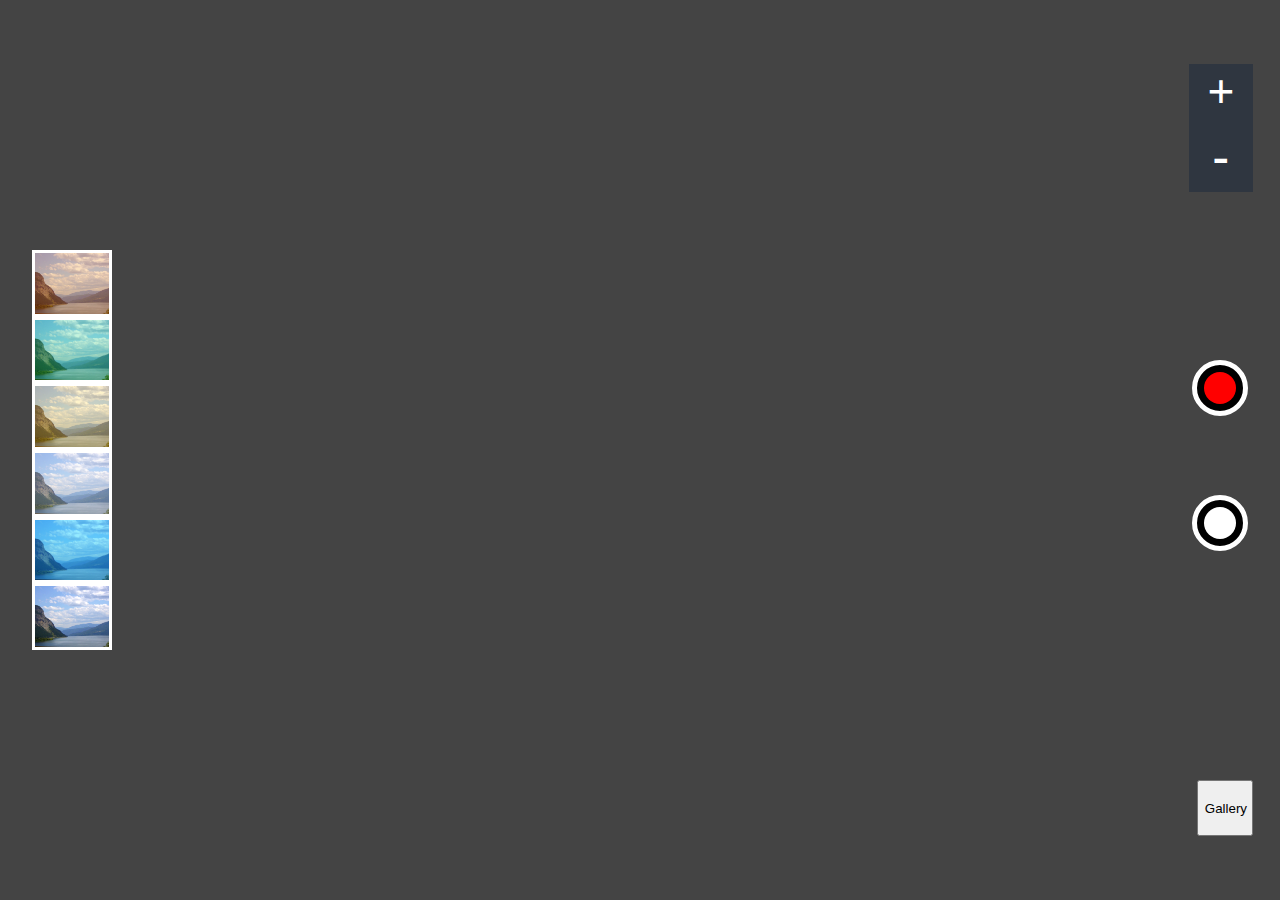
<file: index.html>
<!DOCTYPE html>
<html lang="en">
<head>
    <meta charset="UTF-8">
    <meta http-equiv="X-UA-Compatible" content="IE=edge">
    <meta name="viewport" content="width=device-width, initial-scale=1.0">
    <link rel="stylesheet" href="style.css" >
    <title>Document</title>
</head>
<body>
    <!-- autoplay : directly plays the video when we start the server
    controls : jo camera me play/ pause etc conrtols hai unhe lane me help krta hai   -->
    <div class="video-container">
        <video autoplay style = "transform: scale(1);"></video>
    </div>
    
    <button id="record"><div></div></button>
    <button id="capture"><div></div></button>
    <div class="filter-container">
        <div class="filters" style="background-color: #e67d2267;"></div>
        <div class="filters" style="background-color: #2ecc7067;"></div>
        <div class="filters" style="background-color: #fbc5315d;"></div>
        <div class="filters" style="background-color: #dcdde156;"></div>
        <div class="filters" style="background-color: #00aaff6b;"></div>
        <div class="filters"></div>
    </div>

    <div class="zoom-in-out-container">
        <div class="zoom-in">+</div>
        <div class="zoom-out">-</div>
    </div>
    <button id = "gallery">
        Gallery
    </button>
    <script src="dbScript.js"></script>
    <script src="script.js"></script>
</body>
</html>
</file>
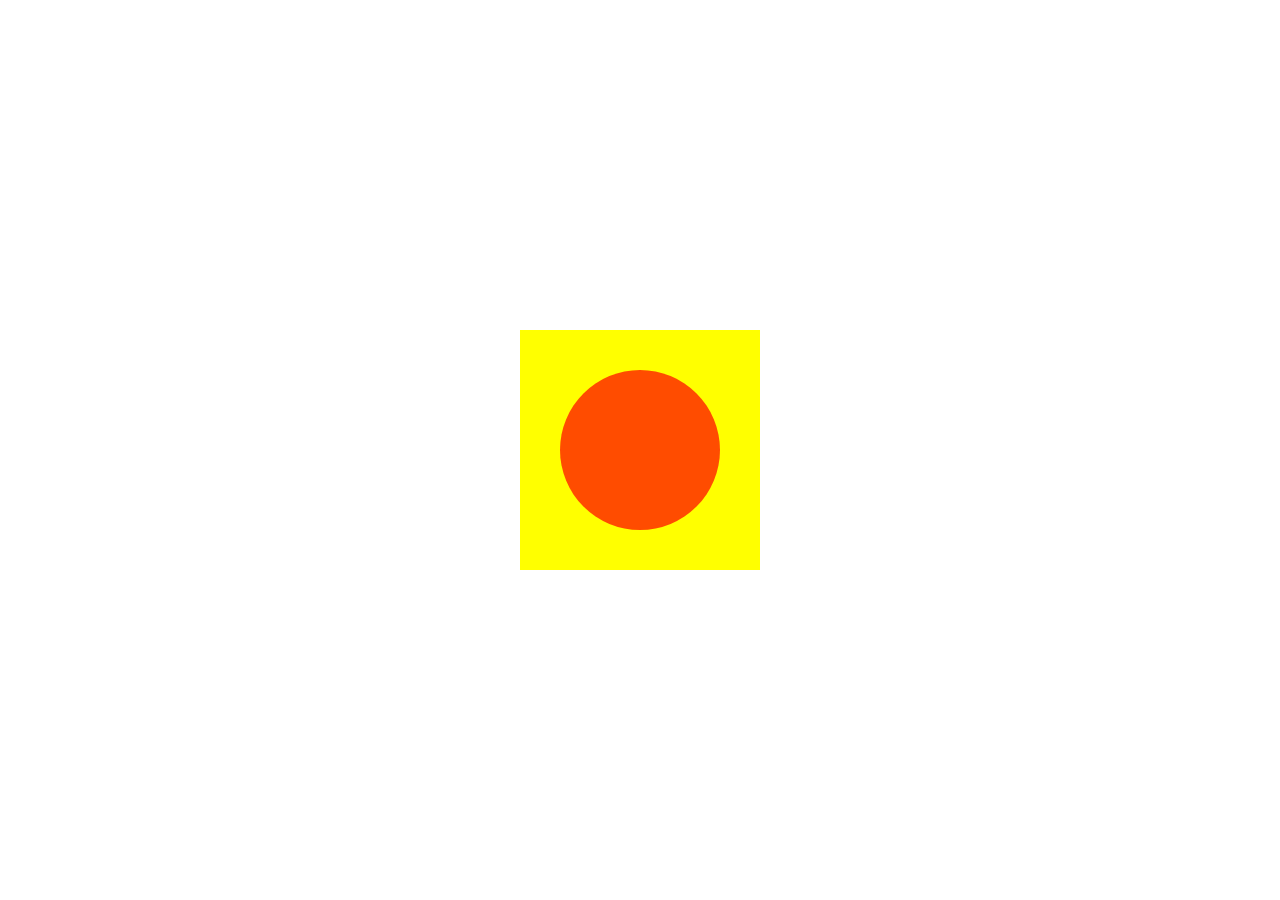
<file: animation.html>
<!DOCTYPE html>
<html lang="en">
<head>
    <meta charset="UTF-8">
    <meta http-equiv="X-UA-Compatible" content="IE=edge">
    <meta name="viewport" content="width=device-width, initial-scale=1.0">
    <title>Document</title>
    <style>
        * {
            box-sizing: border-box;
        }

        body {
            margin: 0;
        }

        .box {
            margin: auto; /*it helps in getting the element in the middle (horizontally)*/
            margin-top: calc((100vh - 15rem)/2); /* to get the elements in middle (vertically) */
            height: 15rem; 
            width: 15rem;
            background-color: yellow;
            animation: scale 2s infinite; /* animation : name_of_animation_fn , time, no_of_times_it_should_repeat*/
        }

        .box-2 {
            height: 10rem;
            width: 10rem;
            border-radius: 50%;
            position: fixed;  /*positon fixed takes body as refernce and absolute takes nearest realtive parent as reference (if noone the body is default)*/
            background-color: red;
            opacity: 0.7;
            top: 50%;
            left: 50%;
            animation: fader 1s infinite;
            transform: translate(-50%, -50%); /*the figure was in middle from top: 50% && left: 50% but its top-left corner 
            its top-left corner was at that middle point so to get its centre at miidle, -50%width and -50%height peeche le gye*/
            
            /*-50% width left chala gya and -50% height upar le gya taki figure ka center or page ka center ek sath aa jaye*/
        }

        @keyframes scale {  /*keyframes are used for animation -> 0% start of animation, 50% -> middle of animation, 100% -> end of animation*/
            0% {
                transform: scale(1);  /*transform ek figure ko transform krne ke kaam ata hai, scale-> size manage krta hai, translate -> x or y direction me move krwa skta hai */
                border-radius: 0%;
            }

            50% {
                transform: scale(1.5);
                border-radius: 50%;
            }

            100% {
                transform: scale(1);
                border-radius: 0%;
            }
        }

        @keyframes fader {
            0% {
                opacity: 1; /*opacity is transparency*/
            }

            50% {
                opacity: 0;
            }

            100% {
                opacity: 1;
            }
        }
    </style>
</head>
<body>
    <div class="box"></div>
    <div class="box-2"></div>
</body>
</html>
</file>
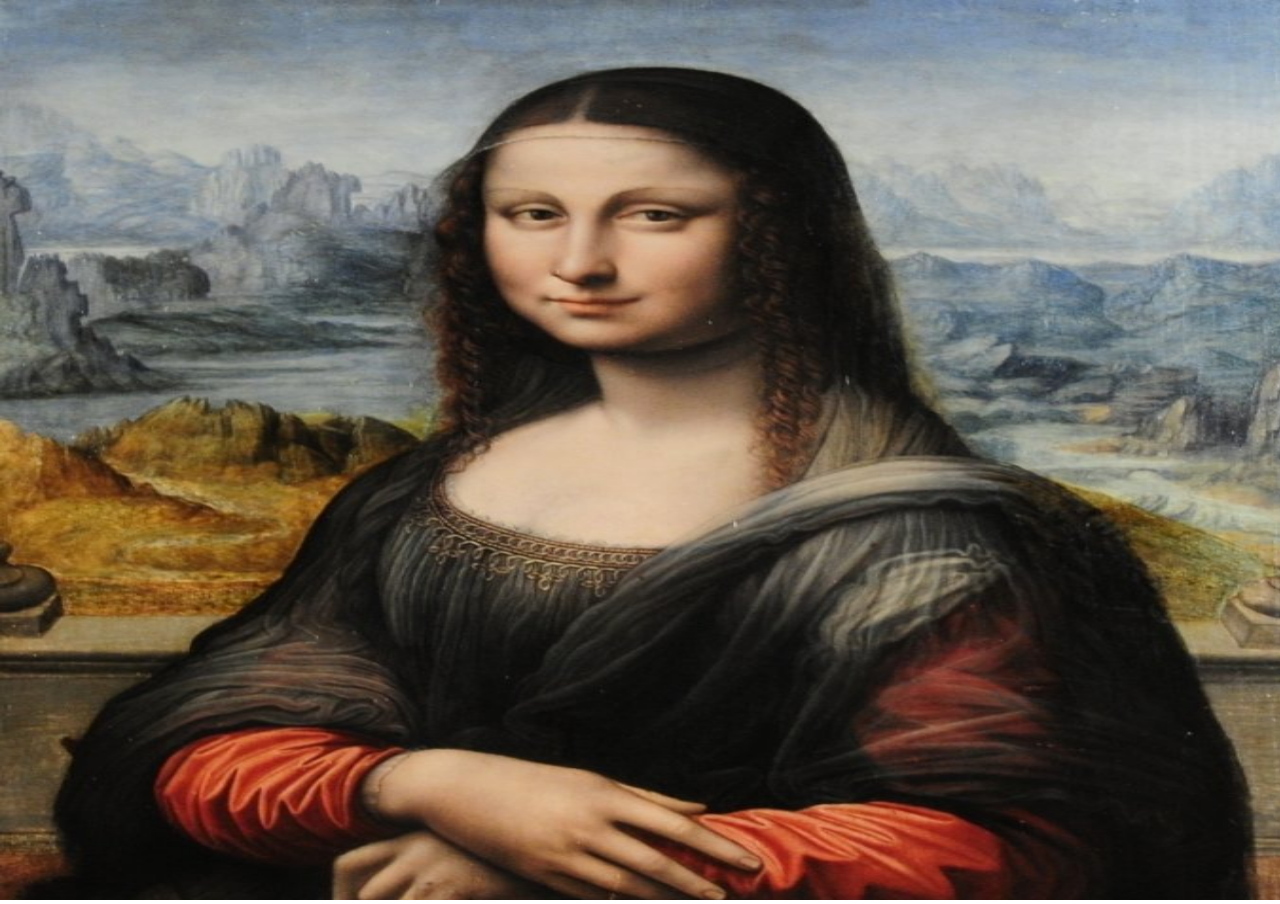
<file: canvas.html>
<!DOCTYPE html>
<html lang="en">
<head>
    <meta charset="UTF-8">
    <meta http-equiv="X-UA-Compatible" content="IE=edge">
    <meta name="viewport" content="width=device-width, initial-scale=1.0">
    <title>Document</title>
    <style>    
      * {
        box-sizing: border-box;
      }

      body {
        margin: 0;
        overflow: hidden;
      }
    
    </style>
</head>
<body>
    <canvas></canvas>

    <script>
        
      let canvas = document.querySelector("canvas"); 
      canvas.height = window.innerHeight; //window ki innerheight assign krdi (puri height)
      canvas.width = window.innerWidth;   //window ki innerwidth assign krdi (puri width)

      let ctx = canvas.getContext("2d");  // 2d bnane ke liye
      // ctx.beginPath();  // yha se path start hoga
      // ctx.moveTo(100, 200);  // this the is starting point
      // ctx.lineTo(300, 400);  // this makes line from starting point to given point
      // ctx.strokeStyle = "blue";  // color of line
      // ctx.lineWidth = 20;  // width of line
      // ctx.stroke();  // makes line visible in vanavs
      // ctx.beginPath();  // humne dobara beginPath() kiya kyuki agar hum agli line me kuch changes krenge to wo purani me na reflect ho eg: color change 
      // ctx.moveTo(300, 400);
      // ctx.lineTo(600, 200);
      // ctx.strokeStyle = "red";
      // ctx.stroke();
      // ctx.strokeStyle = "blue"  
      // ctx.lineWidth = 30     // strokeStyle and lineWidth should be used before stroke is used on canvas 
      // ctx.strokeRect(100, 200, 300, 200)  // makes a rectangle from (100,200) to (300, 200) -> it doesnot need stroke function to be visible , it has inbuilt stroke
      // ctx.fillStyle = "red"   // strokeRect makes rectangle and fillRect fills the rectangle with the given color
      // ctx.fillRect(100, 200, 300, 200) // fillRect() makes a rectangle which has the property of filling color inside 


      let img = document.createElement("img");   // creates an element if img type
      img.src = "img.jpg";   // src of ing -> first i downloaded and then gave the address/src

      img.addEventListener("load", function() {  // eventListener added to img tag as it takes some time to load and when it loads completely , the given event is fired
        ctx.drawImage(img, 0, 0, 1300, 1000);   // draws image, parameters-> (which_Image, starting_pt, ending_pt, width_of_img, height_of_img)
      });


      
    
    </script>
    
</body>
</html>
</file>
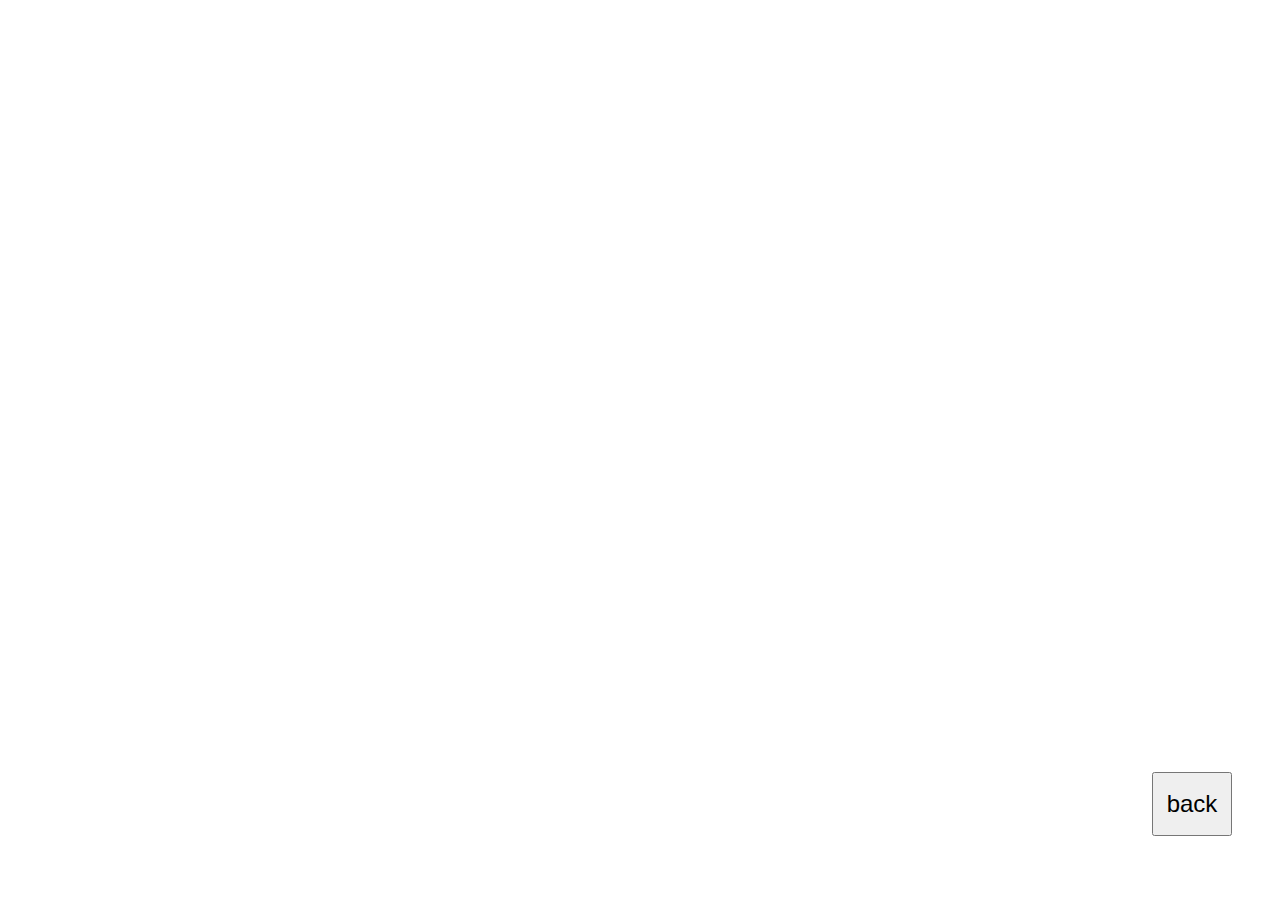
<file: gallery.html>
<!DOCTYPE html>
<html lang="en">
<head>
    <meta charset="UTF-8">
    <meta http-equiv="X-UA-Compatible" content="IE=edge">
    <meta name="viewport" content="width=device-width, initial-scale=1.0">
    <title>Document</title>
    <link rel="stylesheet" href="gallery.css" />
</head>
<body>
    <div class="container">
<!-- 
        <div class="media-card">
            <div class="media-container">
                <div class="action-container">
                    <button class="media-download">DOWNLOAD</button>
                    <button class="media-delete">DELETE</button>
                </div>
            </div> 
        </div> -->
        <button id="back">back</button>
    </div>
    <script src = "dbScript.js"></script>
    <script>
        let btn = document.querySelector("#back");
        btn.addEventListener("click", function(){
            location.assign("index.html")
        });
        setTimeout(() => {
            viewMedia();
        }, 100);
    </script>
</body>
</html>
</file>
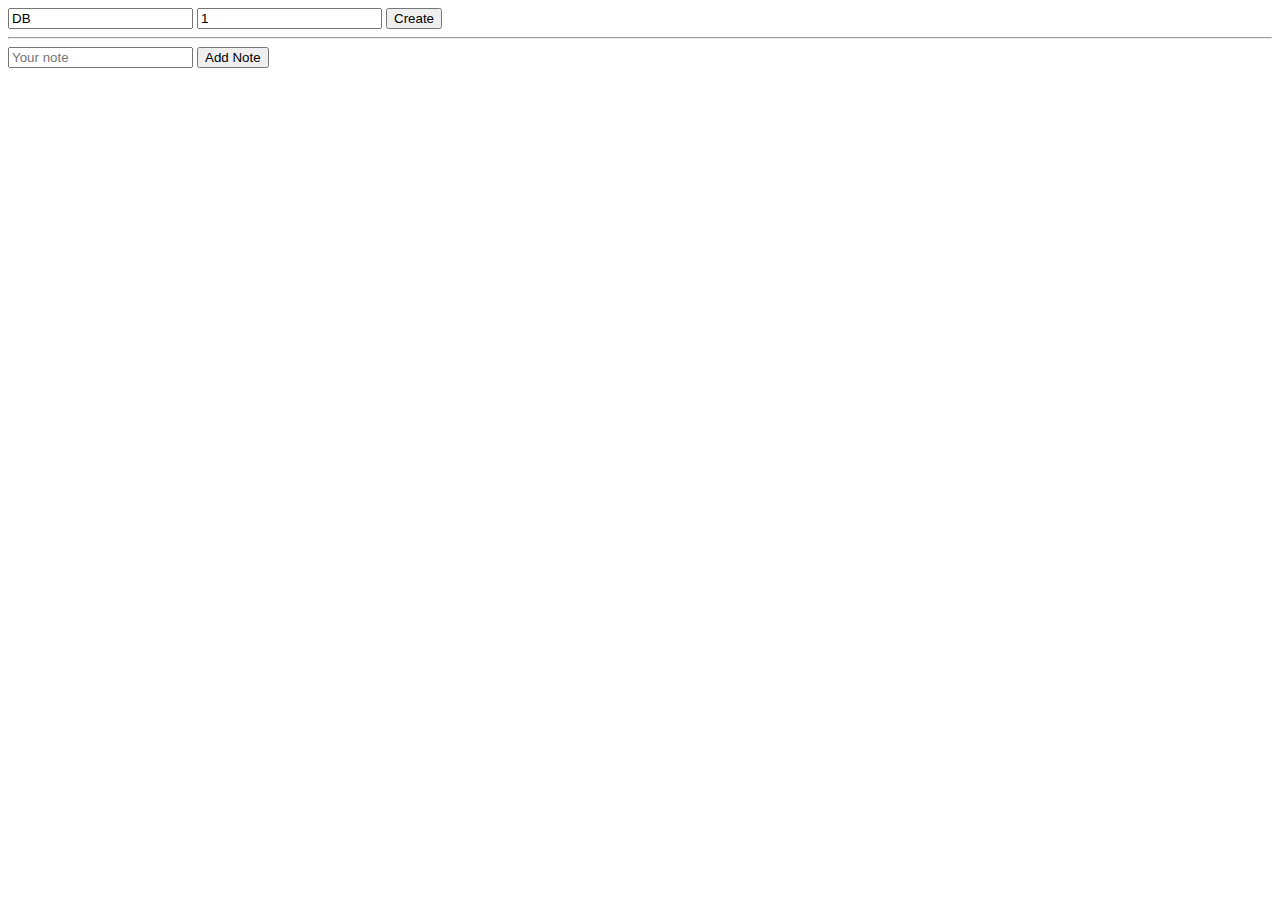
<file: indexedDb.html>
<!DOCTYPE html>
<html lang="en">
<head>
    <meta charset="UTF-8">
    <meta http-equiv="X-UA-Compatible" content="IE=edge">
    <meta name="viewport" content="width=device-width, initial-scale=1.0">
    <title>Document</title>
</head>
<body>
    <input id="name" type="text" placeholder="Db name" value="DB">
    <input type="number"  id="version" placeholder="1.0" value="1">
    <button id="create">Create</button>

    <hr />

    <input type="text" id="note" placeholder="Your note"/>
    <button id = "add">Add Note</button>
    <script>
        let name = document.querySelector("#name")
        let version = document.querySelector("#version")
        let btn = document.querySelector("button#create")

        let note = document.querySelector("#note");
        let addBtn = document.querySelector("#add");

        let db,v, dbAccess;

        addBtn.addEventListener("click", function(){  // will add a note in the database 
            let val = note.value;                     
            if(!dbAccess){                            // if we don't have the dbAccess then we cannot append notes in it
                alert("Pls open a db to add note");
                return;
            }

            let tx = dbAccess.transaction("cs", "readwrite"); // will open a transaction which will help in adding the notes...
                                                              // transaction is of read/write type as we have to perform write operation also.
            let csObjectStore = tx.objectStore("cs");   // we have db access..this command will get the object store in which we have to
            let data = {                                // add the note. 
                nId : Date.now(),  // get the date recent value and also count miliseconds , therefore unqiue everytime -> hence used as ID.

                noteValue : val,  // value or name of note.
            };
            csObjectStore.add(data);  // adding the note to object store (equivalent to a table)
        });

        btn.addEventListener("click",function(){
            db = name.value
            v = version.value
            let request = indexedDB.open(db,v)  // will send a request in opening database
            request.addEventListener("success",function(){   // if db opens -> success -> this event will work
                alert("db was created");
                dbAccess = request.result;  // having db's access  
                viewNotes();   // viewing notes (if any)
            })


            request.addEventListener("upgradeneeded",function(){
                alert("upgrade occured")   // upgradeneeded is called : 1. if db is created____2. if db's version is changed or updated 
                let db = request.result
                db.createObjectStore("cs",{keyPath:"nId"}) // we can only create objectStore inside upgradeneeded event
                // this creation of object store should be done once as if done multiple time it will generate error as we cannot
                // create multiple object stores of same name
            });

            request.addEventListener("error",function(){
                alert("some error occured")  // if error occurs : db not there, specified version not present, any other error....
            });
        });

        function viewNotes() {

            let tx = dbAccess.transaction("cs", "readonly"); // getting readonly access transaction as we only want to view notes.
            let csObjectStore = tx.objectStore("cs");
            let req = csObjectStore.openCursor();

            req.addEventListener("success", function() {
                let cursor = req.result;
                if(cursor){
                    console.log(cursor.value);
                    cursor.continue();
                }
            });
        }

    </script>
</body>
</html>
</file>
<file: style.css>
* {
    box-sizing: border-box;
}

body {
    margin: 0;
}

.video-container {
    height: 100vh;
    width: 100vw;
    overflow: hidden;
    background-color: #444;
}

video {
    height : 100%;
    width : 100%;
}

#record, #capture {
    position: fixed; /* fixed takes refernce from body , absolute takes refence from recent relative container (if noone -> then body)*/
    right: 2rem;
    height: 3.5rem;
    width: 3.5rem;
    border-radius: 50%;
    border: none;
    z-index: 3;
}

#record {
    top: 40vh;
    background: black;
    border: 5px solid white;
}

#capture {
    top: 55vh;
    background: black;
    border: 5px solid white;
}

#record div {
    background: red;
    height: 2rem;
    width: 2rem;
    border-radius: 50%;
    margin: auto;
}

#capture div {
    background: white;
    height: 2rem;
    width: 2rem;
    border-radius: 50%;
    margin: auto;
}

.capture-animation {
    animation: inOut .5s;
}

.record-animation {
    animation: inOut 1s infinite;
  }

@keyframes inOut {
    0%{
        transform: scale(1);
    }
    
    50%{
        transform: scale(1.3);
    }

    100%{
        transform: scale(1);
    }
}

.filter-container {
    height: 25rem;
    width: 5rem;
    position: fixed;
    background-color: #fff;
    left: 2rem;
    top: calc((100vh - 25rem) / 2);
    z-index: 3;
}

.filters {
    border: 3px solid #fff;
    width: 100%;
    height: calc(25rem / 6);
    background: url(landscape.jpg);
    background-size: cover;
    background-blend-mode: soft-light;
}

.zoom-in-out-container {
    height: 8rem;
    width: 4rem;
    position: fixed;
    right: 1.7rem;
    top: 4rem;
    z-index: 3;
}


.zoom-in-out-container div {
    width: 100%;
    height: 50%;
    color: #fff;
    font-size: 3rem;
    font-weight: bold;
    text-align: center;
    background-color: #2f3640;
}


.filter-div {
    height: 100vh;
    width: 100vw;
    position: fixed;
    top: 0;
}

#gallery{
    position: fixed;
    z-index: 3;
    height: 3.5rem;
    width: 3.5rem;
    right: 1.7rem;
    bottom: 4rem;
}
</file>
<file: gallery.css>
*{
    box-sizing: border-box;
}

body {
    margin: 0;
}

.container{
    height: 100vh;
    width: 100vw;
    display: flex;
    padding: 30px;
    justify-content: space-evenly;
    flex-wrap: wrap;
}

.media-card {
    height: 25rem;
    width: 23rem;
    margin-bottom: 10px;
}

.media-container {
    height: 80%;
    width: 100%;
    border: 1px solid;
}

.action-container {
    height: 20%;
    width: 100%;
    border: 1px solid;
}

.action-container button {
    width: 100%;
    height: 50%;
    color: white;
    font-size: 1.5rem;
    outline: none;
    border: none;
}

.media-gallery{
    height: 100%;
    width: 100%;
}

.media-download {
    background-color: green;
}

.media-delete {
    background-color: red;
}

#back {
    position: fixed;
    height: 4rem;
    width: 5rem;
    right: 3rem;
    bottom: 4rem;
    font-size: 1.5rem;

}
</file>
